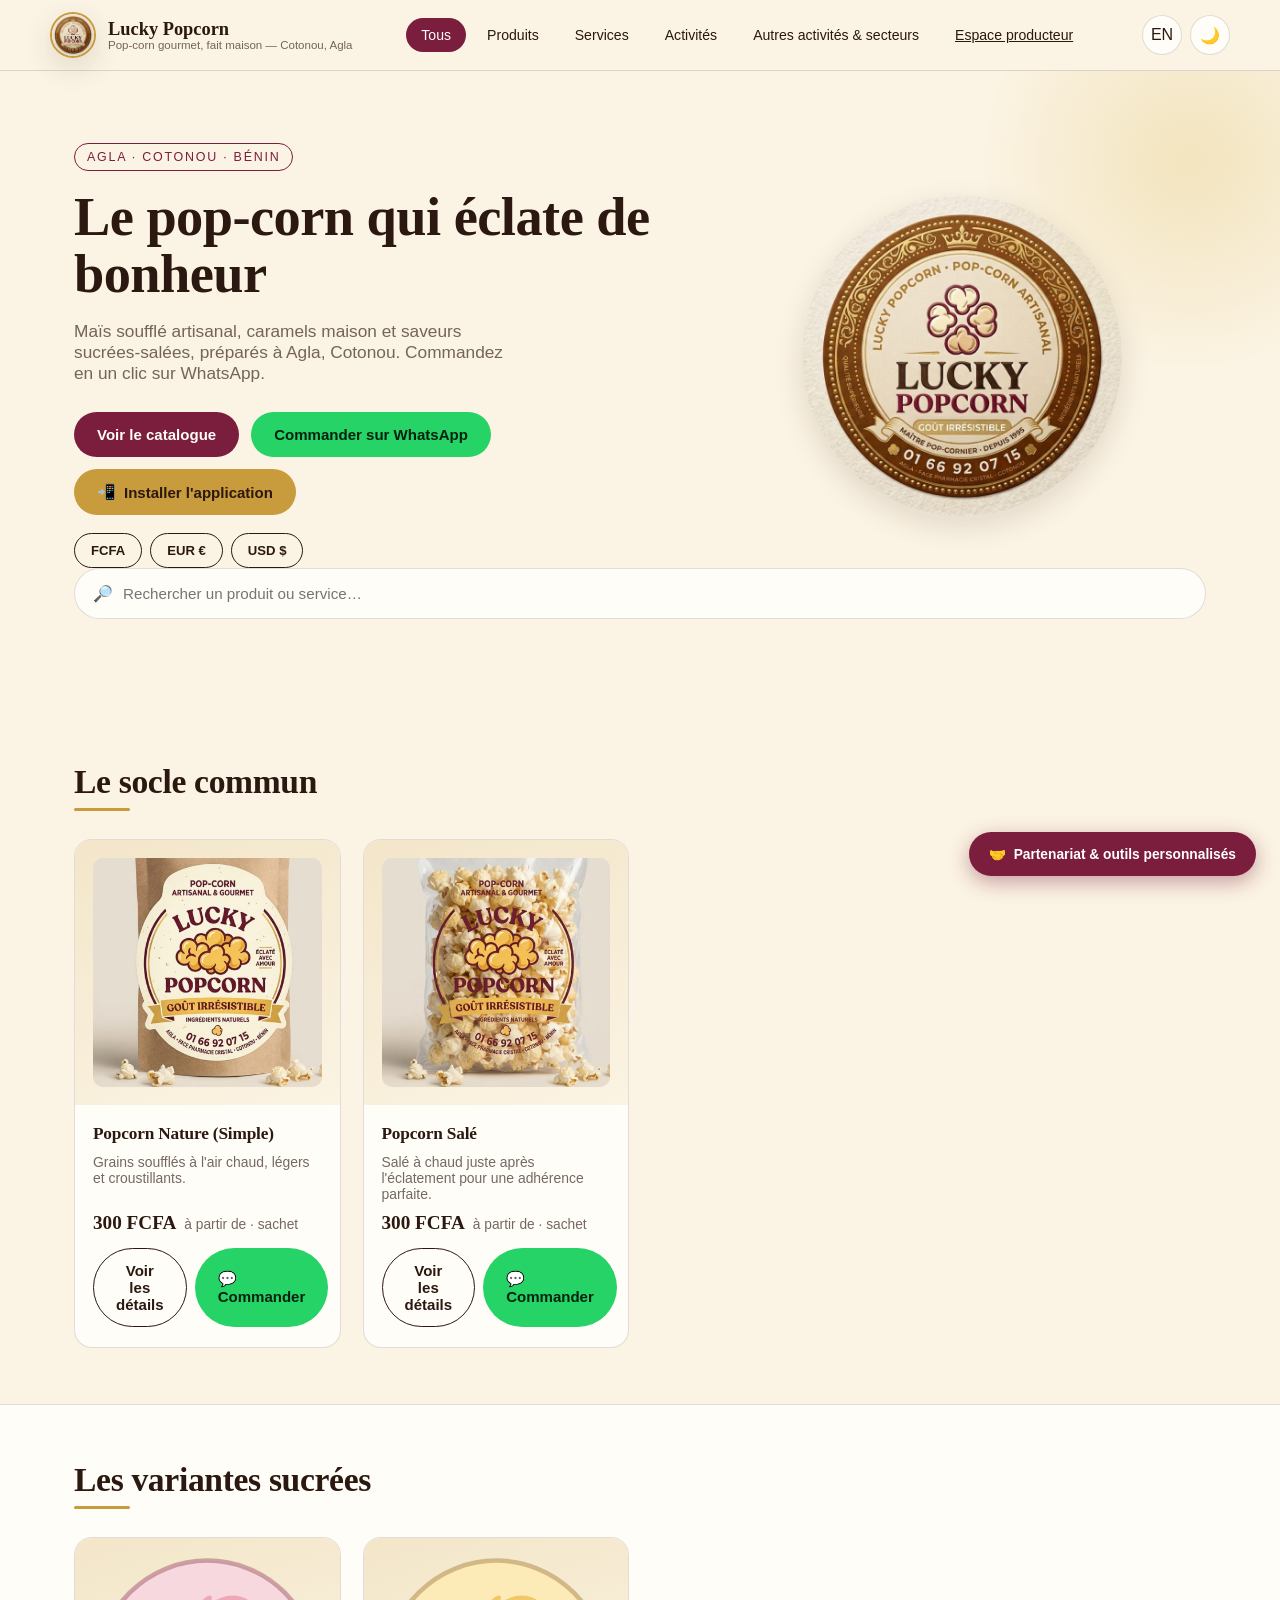
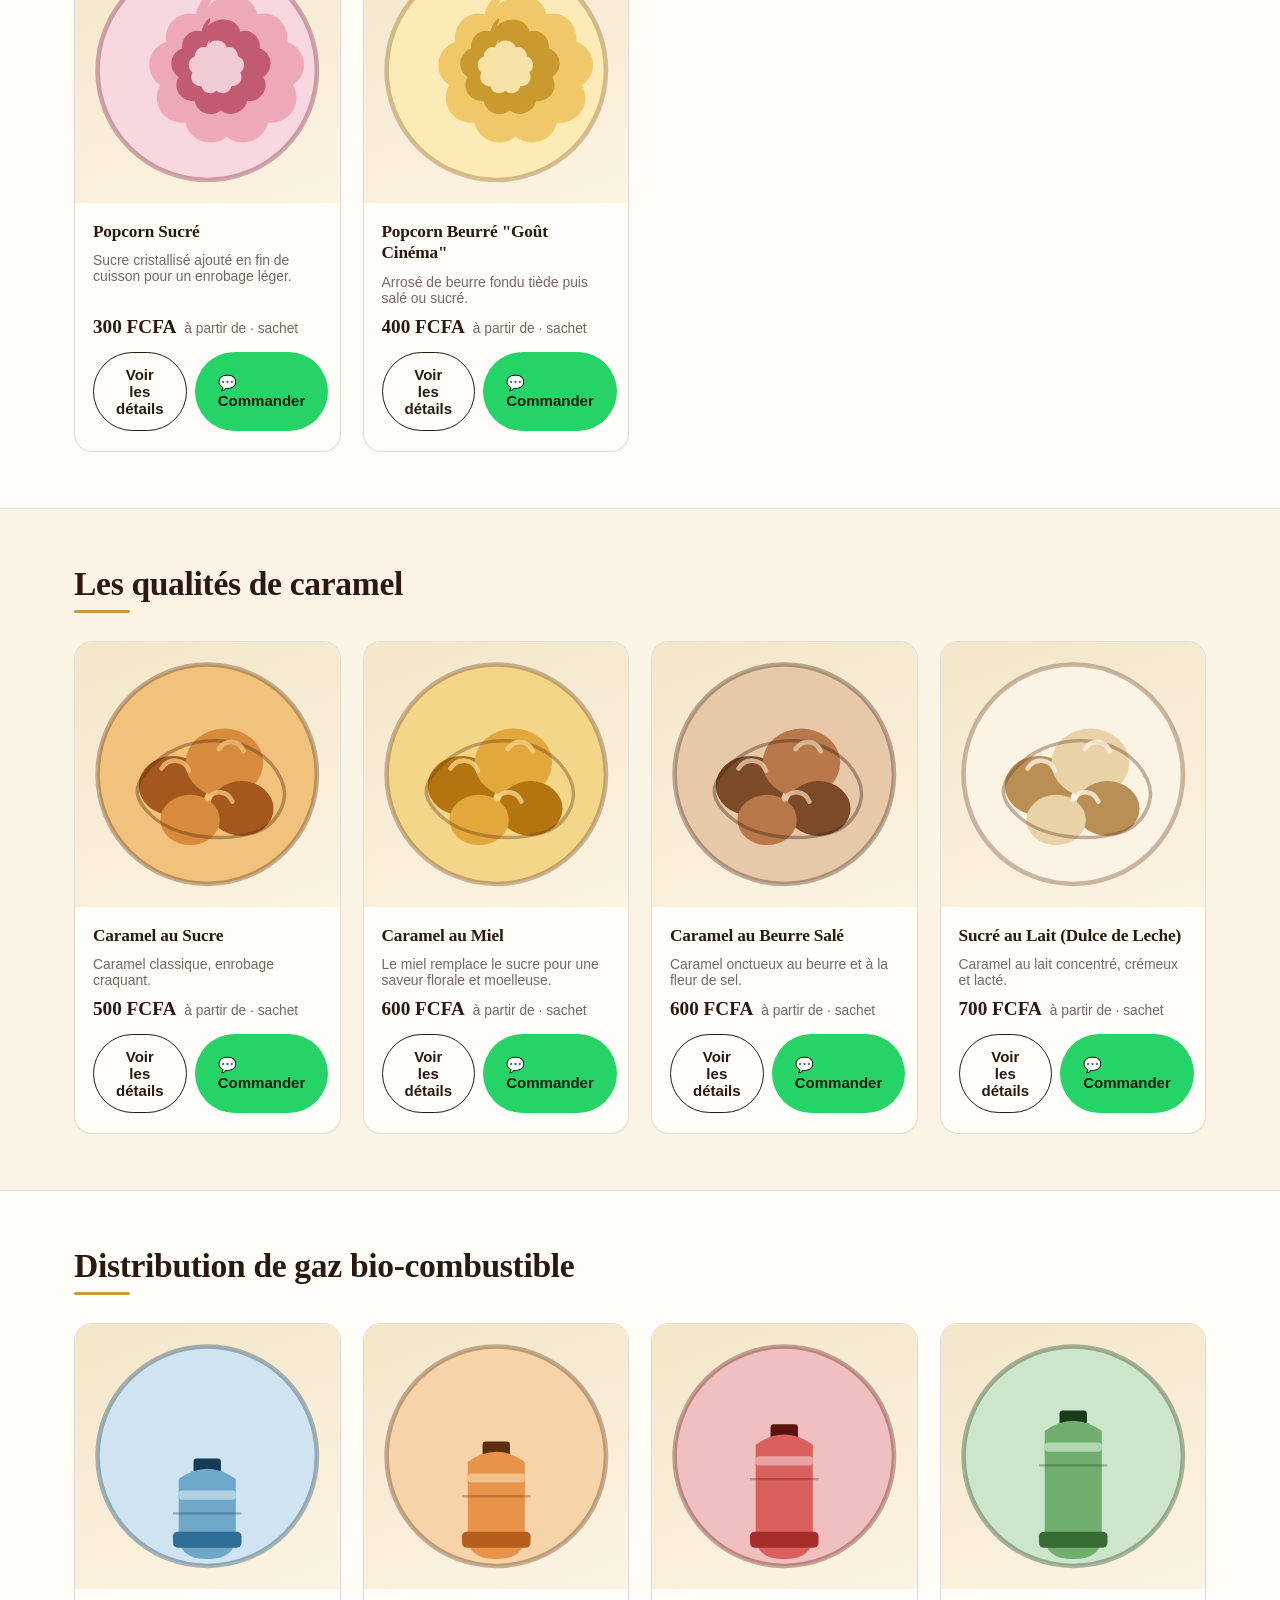
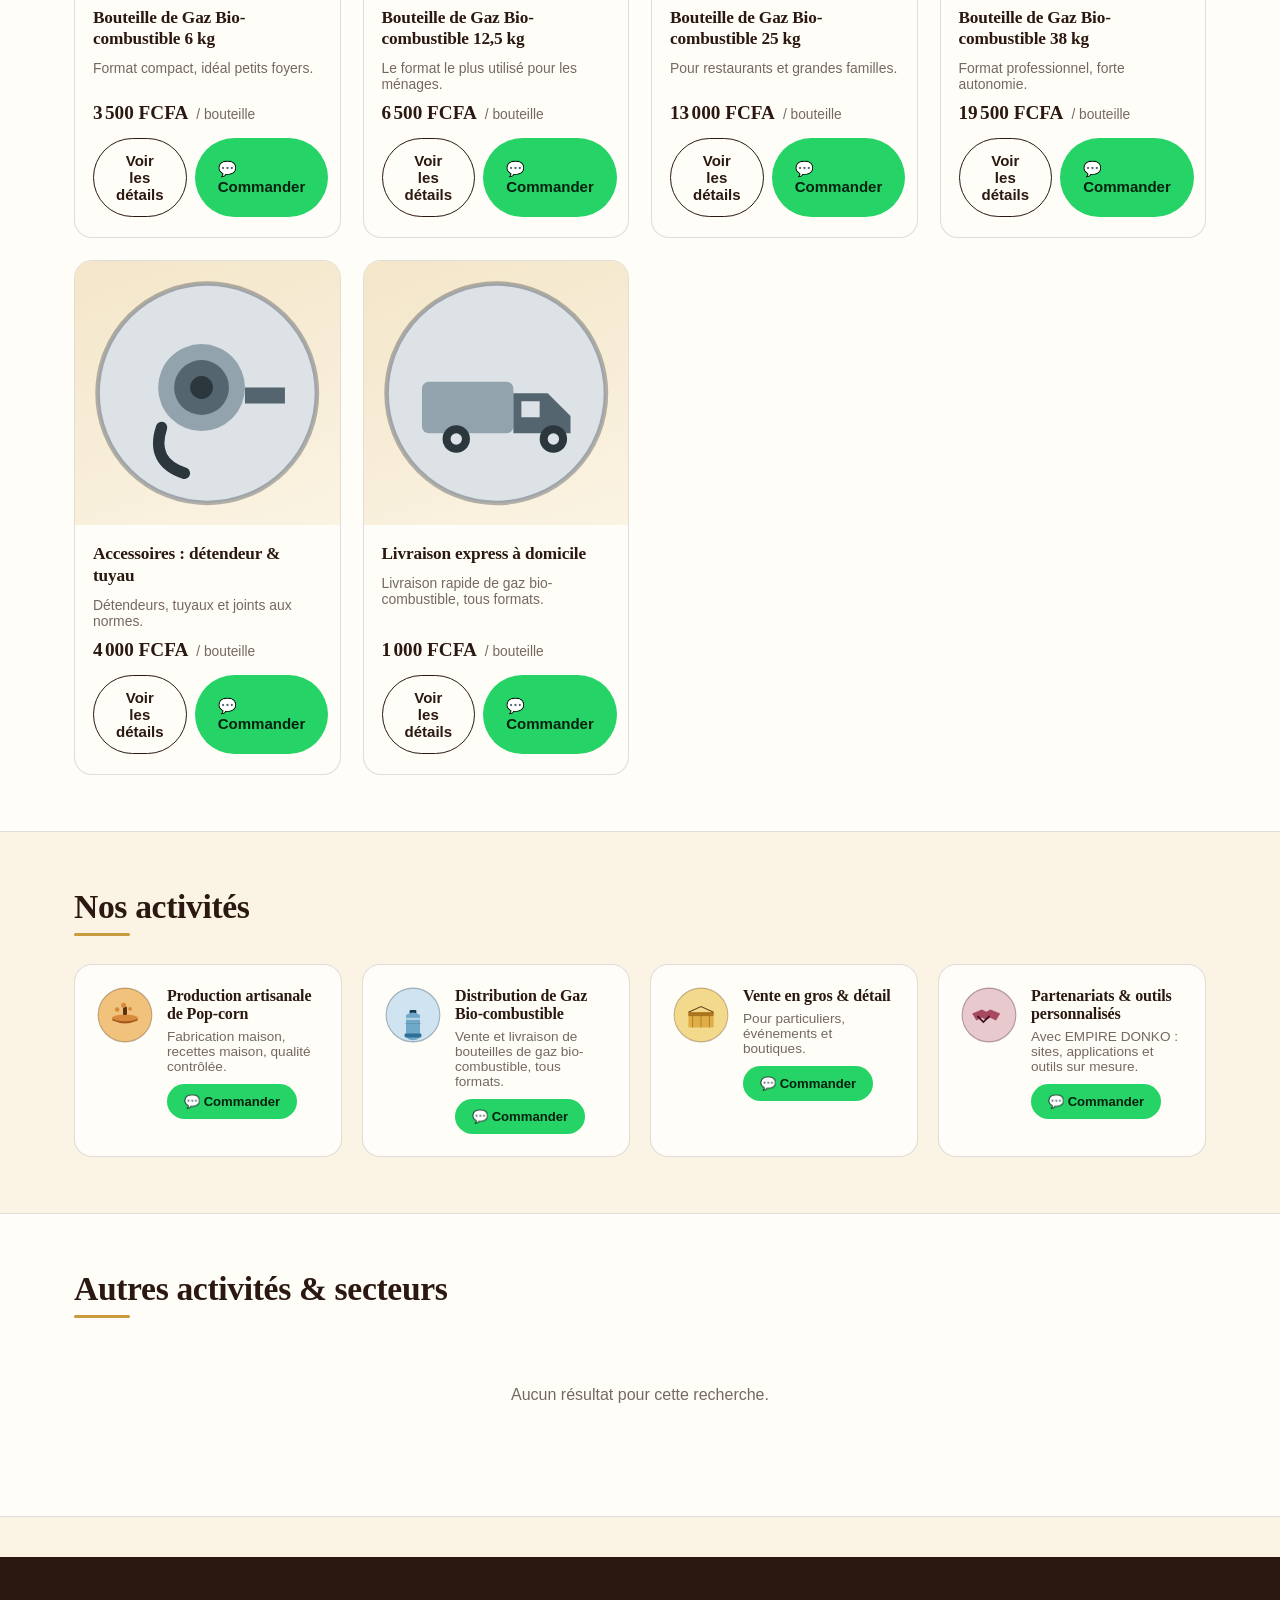
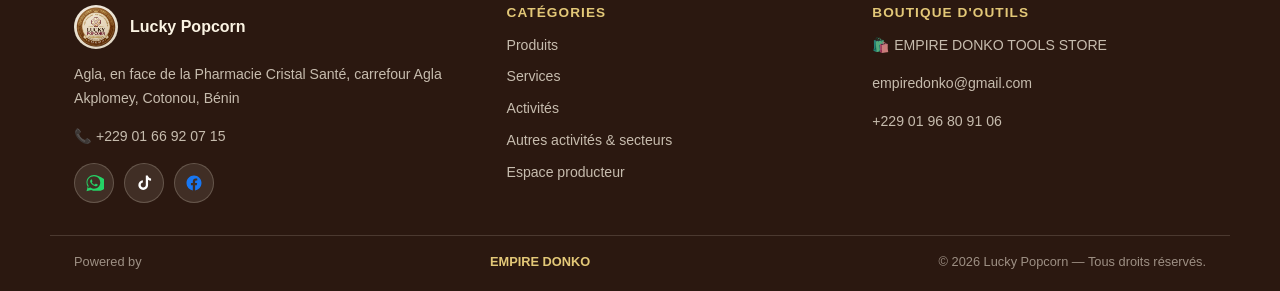
<file: index.html>
<!DOCTYPE html>
<html lang="fr" data-theme="light">
<head>
<meta charset="UTF-8">
<meta name="viewport" content="width=device-width, initial-scale=1.0">
<title>Lucky Popcorn — Pop-corn gourmet, Cotonou</title>
<meta name="description" content="Lucky Popcorn : pop-corn artisanal (nature, salé, sucré, caramels) et distribution de gaz bio-combustible à Cotonou, Agla. Commandez sur WhatsApp.">
<link rel="manifest" href="./manifest.json">
<link rel="icon" href="./icon-32.png">
<link rel="apple-touch-icon" href="./icon-180.png">
<meta name="theme-color" content="#7B1E3D">
<link rel="stylesheet" href="./style.css">
</head>
<body>

<header class="site-header">
  <div class="container header-row">
    <a class="brand" href="#home">
      <img src="./logo-master.png" alt="Lucky Popcorn logo">
      <div class="brand-text">
        <div class="name" data-i18n="brand">Lucky Popcorn</div>
        <div class="tag" data-i18n="tagline">Pop-corn gourmet, fait maison — Cotonou, Agla</div>
      </div>
    </a>

    <nav class="main-nav desktop-nav">
      <button class="nav-btn active" data-filter="all" data-i18n="navAll">Tous</button>
      <button class="nav-btn" data-filter="products" data-i18n="navProducts">Produits</button>
      <button class="nav-btn" data-filter="services" data-i18n="navServices">Services</button>
      <button class="nav-btn" data-filter="activities" data-i18n="navActivities">Activités</button>
      <button class="nav-btn" data-filter="autres" data-i18n="navAutres">Autres activités & secteurs</button>
      <a class="nav-btn" href="./admin.html" data-i18n="adminLink">Espace producteur</a>
    </nav>

    <div class="header-actions">
      <button class="icon-btn" id="langToggle" title="Langue">EN</button>
      <button class="icon-btn" id="themeToggle" title="Thème">🌙</button>
      <button class="icon-btn menu-toggle" id="menuToggle" title="Menu">☰</button>
    </div>
  </div>
</header>

<div class="mobile-drawer" id="mobileDrawer">
  <div class="drawer-panel">
    <button class="icon-btn drawer-close" id="drawerClose">✕</button>
    <button class="nav-btn active" data-filter="all" data-i18n="navAll">Tous</button>
    <button class="nav-btn" data-filter="products" data-i18n="navProducts">Produits</button>
    <button class="nav-btn" data-filter="services" data-i18n="navServices">Services</button>
    <button class="nav-btn" data-filter="activities" data-i18n="navActivities">Activités</button>
    <button class="nav-btn" data-filter="autres" data-i18n="navAutres">Autres activités & secteurs</button>
    <a class="nav-btn" href="./admin.html" data-i18n="adminLink">Espace producteur</a>
  </div>
</div>

<main>
  <section class="hero" id="home">
    <div class="hero-medallion"></div>
    <div class="container hero-grid">
      <div>
        <span class="eyebrow">Agla · Cotonou · Bénin</span>
        <h1 data-i18n="heroTitle">Le pop-corn qui éclate de bonheur</h1>
        <p class="lede" data-i18n="heroSubtitle">Maïs soufflé artisanal, caramels maison et saveurs sucrées-salées, préparés à Agla, Cotonou. Commandez en un clic sur WhatsApp.</p>
        <div class="hero-ctas">
          <a class="btn btn-primary" href="#socle" data-i18n="heroCta">Voir le catalogue</a>
          <a class="btn btn-whatsapp" target="_blank" rel="noopener" href="https://wa.me/2290166920715?text=Bonjour%20Lucky%20Popcorn%20%F0%9F%91%8B%2C%20je%20souhaite%20passer%20une%20commande." data-i18n="heroCta2">💬 Commander sur WhatsApp</a>
          <button class="btn btn-gold js-install-only" id="installBtn">📲 <span data-i18n="installBtn">Installer l'application</span></button>
        </div>
        <div style="margin-top:18px; display:flex; gap:8px;">
          <button class="btn btn-outline btn-sm currency-btn" data-cur="FCFA">FCFA</button>
          <button class="btn btn-outline btn-sm currency-btn" data-cur="EUR">EUR €</button>
          <button class="btn btn-outline btn-sm currency-btn" data-cur="USD">USD $</button>
        </div>
      </div>
      <div class="hero-badge-wrap">
        <img class="hero-badge" src="./logo-master.png" alt="Médaillon Lucky Popcorn">
      </div>
    </div>
    <div class="container">
      <div class="install-banner js-install-only" id="installBanner">
        <span data-i18n="installBtn">Installer l'application</span>
        <button class="btn btn-primary btn-sm" id="installBannerBtn">📲 OK</button>
      </div>
      <div class="search-bar">
        <span>🔎</span>
        <input type="text" id="searchInput" data-i18n-placeholder="searchPlaceholder" placeholder="Rechercher un produit ou service…">
      </div>
    </div>
  </section>

  <section class="section" id="socle">
    <div class="container">
      <div class="section-head"><h2 data-i18n="sectionSocle">Le socle commun</h2></div>
      <div class="grid" id="socleGrid"></div>
    </div>
  </section>

  <section class="section section-alt" id="sucre">
    <div class="container">
      <div class="section-head"><h2 data-i18n="sectionSucre">Les variantes sucrées</h2></div>
      <div class="grid" id="sucreGrid"></div>
    </div>
  </section>

  <section class="section" id="caramel">
    <div class="container">
      <div class="section-head"><h2 data-i18n="sectionCaramel">Les qualités de caramel</h2></div>
      <div class="grid" id="caramelGrid"></div>
    </div>
  </section>

  <section class="section section-alt" id="gaz">
    <div class="container">
      <div class="section-head"><h2 data-i18n="sectionGaz">Distribution de gaz bio-combustible</h2></div>
      <div class="grid" id="gazGrid"></div>
    </div>
  </section>

  <section class="section" id="activites">
    <div class="container">
      <div class="section-head"><h2 data-i18n="sectionActivites">Nos activités</h2></div>
      <div class="activities-grid" id="activitiesGrid"></div>
    </div>
  </section>

  <section class="section section-alt" id="autres">
    <div class="container">
      <div class="section-head"><h2 data-i18n="sectionAutres">Autres activités & secteurs</h2></div>
      <div id="autresGrid"></div>
    </div>
  </section>
</main>

<footer class="site-footer" id="contact">
  <div class="container footer-grid">
    <div>
      <div class="footer-brand">
        <img src="./logo-master.png" alt="Lucky Popcorn">
        <strong data-i18n="brand">Lucky Popcorn</strong>
      </div>
      <p data-i18n="footerAddress">Agla, en face de la Pharmacie Cristal Santé, carrefour Agla Akplomey, Cotonou, Bénin</p>
      <p>📞 +229 01 66 92 07 15</p>
      <div class="footer-socials">
        <a class="pulse" href="https://wa.me/2290166920715" target="_blank" rel="noopener" title="WhatsApp">
          <svg viewBox="0 0 32 32" width="20" height="20" fill="#25D366"><path d="M16 3C9.4 3 4 8.4 4 15c0 2.4.7 4.7 2 6.6L4 29l7.6-2c1.8 1 3.9 1.5 6.1 1.5 1 0 6.6-.1 6.6-.1 6.6 0 12-5.4 12-12S22.6 3 16 3zm0 2c5.5 0 10 4.5 10 10s-4.5 10-10 10c-1.9 0-3.7-.5-5.2-1.5l-.5-.3-3.9 1 1-3.8-.3-.5C6 18 5.5 16.5 5.5 15 5.5 9.5 10 5 16 5zm-4.3 5.3c-.2 0-.5 0-.8.4-.3.3-1 1-1 2.4s1 2.8 1.2 3c.1.2 2 3.2 5 4.4 2.5 1 3 .8 3.5.8.6 0 1.8-.7 2-1.4.3-.7.3-1.3.2-1.4-.1-.2-.3-.3-.6-.4-.3-.2-1.8-.9-2-1-.3-.1-.5-.2-.7.2-.2.3-.8 1-1 1.2-.2.2-.4.2-.7.1-.3-.2-1.3-.5-2.5-1.5-.9-.8-1.5-1.8-1.7-2.1-.2-.3 0-.5.1-.6l.4-.5c.1-.2.2-.3.3-.5.1-.2 0-.4 0-.5 0-.2-.6-1.7-.9-2.3-.2-.6-.5-.5-.7-.5z"/></svg>
        </a>
        <a class="pulse" href="https://www.tiktok.com/@luckmandjaboutou" target="_blank" rel="noopener" title="TikTok">
          <svg viewBox="0 0 32 32" width="20" height="20"><path fill="#fff" d="M22 4c.7 2.6 2.6 4.4 5.3 4.7v3.6c-1.8 0-3.4-.6-4.8-1.6v8.6c0 4.3-3.5 7.7-7.7 7.7S7 23.6 7 19.3c0-4.1 3.2-7.4 7.2-7.7v3.7c-1.9.3-3.4 1.9-3.4 4 0 2.2 1.8 4 4 4s4.1-1.7 4.1-4V4h3z"/></svg>
        </a>
        <a class="pulse" href="https://www.facebook.com/share/19KLBMpp7P/" target="_blank" rel="noopener" title="Facebook">
          <svg viewBox="0 0 32 32" width="20" height="20" fill="#1877F2"><path d="M28 16c0-6.6-5.4-12-12-12S4 9.4 4 16c0 6 4.4 10.9 10.1 11.9v-8.4h-3v-3.5h3v-2.6c0-3 1.8-4.6 4.5-4.6 1.3 0 2.6.2 2.6.2v2.9h-1.5c-1.4 0-1.9.9-1.9 1.8v2.3h3.2l-.5 3.5h-2.7v8.4C23.6 26.9 28 22 28 16z"/></svg>
        </a>
      </div>
    </div>
    <div>
      <h4 data-i18n="menuLabel">Catégories</h4>
      <div class="footer-links">
        <a href="#socle" data-i18n="navProducts">Produits</a>
        <a href="#gaz" data-i18n="navServices">Services</a>
        <a href="#activites" data-i18n="navActivities">Activités</a>
        <a href="#autres" data-i18n="navAutres">Autres activités & secteurs</a>
        <a href="./admin.html" data-i18n="adminLink">Espace producteur</a>
      </div>
    </div>
    <div>
      <h4 data-i18n="footerStore">Boutique d'outils</h4>
      <p><a href="https://majesticfordonko.mychariow.shop" target="_blank" rel="noopener">🛍️ EMPIRE DONKO TOOLS STORE</a></p>
      <p><a href="mailto:empiredonko@gmail.com">empiredonko@gmail.com</a></p>
      <p><a href="https://wa.me/2290196809106" target="_blank" rel="noopener">+229 01 96 80 91 06</a></p>
    </div>
  </div>
  <div class="container footer-bottom">
    <span data-i18n="footerPowered">Powered by</span> <strong>EMPIRE DONKO</strong>
    <span>© 2026 Lucky Popcorn — <span data-i18n="footerRights">Tous droits réservés.</span></span>
  </div>
</footer>

<!-- Partner floating bubble -->
<div class="partner-fab">
  <div class="partner-panel" id="partnerPanel">
    <h4 data-i18n="partnerBubbleTitle">Partenariat & outils personnalisés</h4>
    <p data-i18n="partnerBubbleText">Une idée d'outil sur mesure pour votre activité ? Écrivez-nous.</p>
    <a class="btn btn-whatsapp" target="_blank" rel="noopener" href="https://wa.me/2290196809106?text=Bonjour%20EMPIRE%20DONKO%20%F0%9F%91%8B%2C%20je%20souhaite%20discuter%20d%27un%20partenariat%20ou%20d%27un%20outil%20personnalis%C3%A9%20pour%20mon%20activit%C3%A9.">💬 <span data-i18n="partnerWhatsapp">WhatsApp</span></a>
    <a class="btn btn-outline" href="mailto:empiredonko@gmail.com?subject=Partenariat%20%26%20outil%20personnalis%C3%A9">✉️ <span data-i18n="partnerEmail">Email</span></a>
  </div>
  <button class="partner-fab-btn" id="partnerFabBtn">🤝 <span data-i18n="partnerBubbleTitle">Partenariat & outils personnalisés</span></button>
</div>

<!-- Details modal -->
<div class="modal-overlay" id="modalOverlay">
  <div class="modal">
    <button class="modal-close" id="modalCloseBtn">✕</button>
    <div class="modal-media" id="modalMedia"></div>
    <div class="modal-body">
      <span class="quality-tag" id="modalQuality">Qualité premium</span>
      <h3 id="modalTitle"></h3>
      <p id="modalDetails"></p>
      <div class="modal-prices" id="modalPrices"></div>
      <div class="modal-actions" id="modalExtraLinks" style="margin-bottom:10px;"></div>
      <div class="modal-actions">
        <a class="btn btn-whatsapp" id="modalOrderLink" target="_blank" rel="noopener">💬 <span data-i18n="orderWhatsapp">Commander sur WhatsApp</span></a>
      </div>
    </div>
  </div>
</div>

<script src="./data.js"></script>
<script src="./icons.js"></script>
<script src="./app.js"></script>
</body>
</html>
</file>
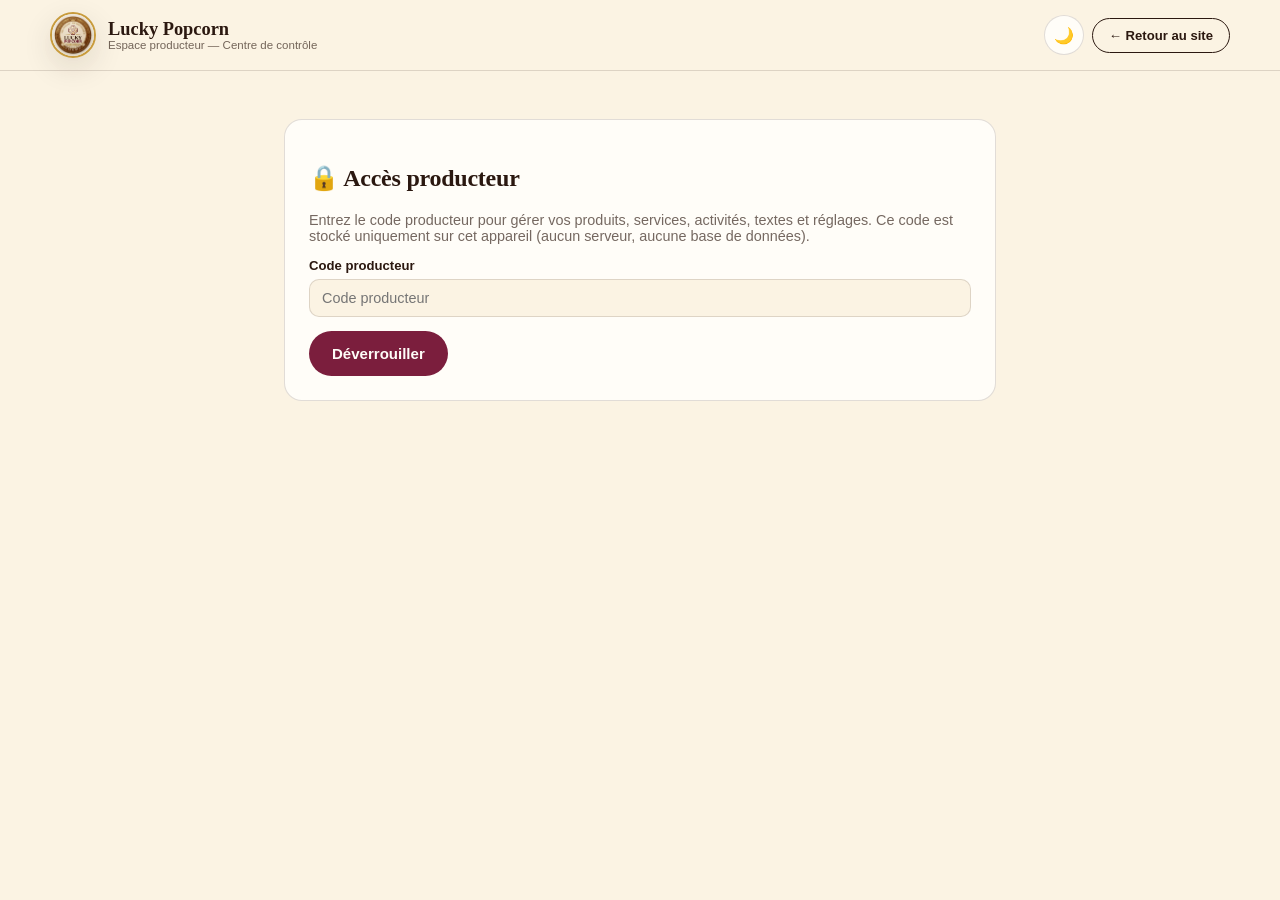
<file: admin.html>
<!DOCTYPE html>
<html lang="fr" data-theme="light">
<head>
<meta charset="UTF-8">
<meta name="viewport" content="width=device-width, initial-scale=1.0">
<title>Espace producteur — Lucky Popcorn</title>
<link rel="icon" href="./icon-32.png">
<link rel="stylesheet" href="./style.css">
</head>
<body>

<header class="site-header">
  <div class="container header-row">
    <a class="brand" href="./index.html">
      <img src="./logo-master.png" alt="Lucky Popcorn logo">
      <div class="brand-text">
        <div class="name">Lucky Popcorn</div>
        <div class="tag">Espace producteur — Centre de contrôle</div>
      </div>
    </a>
    <div class="header-actions">
      <button class="icon-btn" id="themeToggle" title="Thème">🌙</button>
      <a class="btn btn-outline btn-sm" href="./index.html">← Retour au site</a>
    </div>
  </div>
</header>

<div class="admin-wrap">

  <div class="admin-card" id="lockCard">
    <h2>🔒 Accès producteur</h2>
    <p style="color:var(--text-soft); font-size:0.9rem;">Entrez le code producteur pour gérer vos produits, services, activités, textes et réglages. Ce code est stocké uniquement sur cet appareil (aucun serveur, aucune base de données).</p>
    <div class="field">
      <label>Code producteur</label>
      <input type="password" id="pinInput" placeholder="Code producteur">
    </div>
    <button class="btn btn-primary" id="unlockBtn">Déverrouiller</button>
  </div>

  <div id="adminContent" style="display:none;">

    <!-- ================= PUBLICATION ================= -->
    <div class="admin-card" style="border: 2px solid var(--gold);">
      <h2>🚀 Publier vos changements pour TOUS vos clients</h2>
      <p style="color:var(--text-soft); font-size:0.9rem;">
        Ce que vous modifiez ici n'est visible que sur <b>cet appareil</b>, tant que vous ne l'avez pas publié.
        Pour que vos clients voient automatiquement vos changements sur leur téléphone :
      </p>
      <ol style="color:var(--text-soft); font-size:0.9rem; padding-left:20px;">
        <li>Faites vos modifications ci-dessous (produits, prix, textes...).</li>
        <li>Cliquez sur <b>"⬇️ Télécharger catalog-data.json"</b> et/ou <b>"⬇️ Télécharger site-settings.json"</b>.</li>
        <li>Allez sur votre dépôt GitHub → glissez ce(s) fichier(s) à la racine (même nom, ça remplace l'ancien) → Commit changes.</li>
        <li>C'est tout : tous vos clients verront la mise à jour dès leur prochaine ouverture de l'app.</li>
      </ol>
      <div style="display:flex; gap:10px; flex-wrap:wrap;">
        <button class="btn btn-primary btn-sm" id="exportBtn">⬇️ Télécharger catalog-data.json</button>
        <button class="btn btn-primary btn-sm" id="exportSettingsBtn">⬇️ Télécharger site-settings.json</button>
        <button class="btn btn-outline btn-sm" id="loadPublishedBtn">🔄 Charger la version déjà publiée</button>
      </div>
    </div>

    <!-- ================= AJOUT / MODIFICATION ================= -->
    <div class="admin-card">
      <h2>➕ Ajouter / modifier un produit, service ou activité</h2>
      <p style="color:var(--text-soft); font-size:0.85rem; margin-top:-8px;">Choisissez "Autre activité / secteur" pour ajouter n'importe quoi qui ne rentre pas dans popcorn ou gaz bio-combustible (avec son propre secteur libre).</p>
      <form id="itemForm">
        <div class="two-col">
          <div class="field">
            <label>Type</label>
            <select id="f_kind">
              <option value="product">Produit (popcorn)</option>
              <option value="service">Service (gaz bio-combustible)</option>
              <option value="activity">Activité</option>
              <option value="custom">Autre activité / secteur</option>
            </select>
          </div>
          <div class="field" id="groupFieldWrap">
            <label>Groupe / catégorie</label>
            <select id="f_group">
              <option value="socle">Socle commun (nature/salé)</option>
              <option value="sucre">Variantes sucrées</option>
              <option value="caramel">Qualités de caramel</option>
              <option value="gaz">Distribution de gaz bio-combustible</option>
              <option value="activite">Activité</option>
            </select>
          </div>
          <div class="field" id="sectorFieldWrap" style="display:none;">
            <label>Nom du secteur / de l'activité (libre)</label>
            <input type="text" id="f_sector" placeholder="Ex : Vente de charbon, Location de matériel...">
          </div>
        </div>

        <div class="field" id="placementFieldWrap">
          <label>Où ce produit doit-il apparaître ?</label>
          <select id="f_placement">
            <option value="catalogue">Catalogue principal (section normale)</option>
            <option value="autres">Autres activités & secteurs</option>
          </select>
        </div>

        <div class="two-col">
          <div class="field">
            <label>Nom (Français)</label>
            <input type="text" id="f_name_fr" placeholder="Ex : Popcorn Caramel Passion">
          </div>
          <div class="field">
            <label>Nom (English)</label>
            <input type="text" id="f_name_en" placeholder="Ex : Passion Caramel Popcorn">
          </div>
        </div>
        <div class="two-col">
          <div class="field">
            <label>Description courte (FR)</label>
            <textarea id="f_short_fr" placeholder="Une phrase accrocheuse"></textarea>
          </div>
          <div class="field">
            <label>Description courte (EN)</label>
            <textarea id="f_short_en"></textarea>
          </div>
        </div>
        <div class="two-col">
          <div class="field">
            <label>Détails / recette (FR)</label>
            <textarea id="f_details_fr" placeholder="Ingrédients, procédé de fabrication..."></textarea>
          </div>
          <div class="field">
            <label>Détails / recette (EN)</label>
            <textarea id="f_details_en"></textarea>
          </div>
        </div>

        <div class="field">
          <label>📷 Photos du produit (maximum 4 — remplace l'illustration si ajoutées)</label>
          <input type="file" id="f_images" accept="image/*" multiple>
          <div id="imagePreviews" style="display:flex; gap:10px; flex-wrap:wrap; margin-top:10px;"></div>
          <div id="imageCountLabel" style="font-size:0.78rem; color:var(--text-soft); margin-top:6px;">0/4 image(s)</div>
        </div>

        <div class="field">
          <label>Illustration par défaut (forme + couleur — utilisée si aucune photo n'est ajoutée)</label>
          <div class="two-col">
            <select id="f_icon_shape">
              <option value="kernel">Grain de maïs</option>
              <option value="cluster">Amas caramélisé</option>
              <option value="bottle">Bouteille de gaz bio-combustible</option>
              <option value="regulator">Détendeur</option>
              <option value="truck">Camion de livraison</option>
              <option value="kettle">Marmite</option>
              <option value="crate">Caisse (gros)</option>
              <option value="handshake">Partenariat</option>
            </select>
            <select id="f_icon_palette">
              <option value="cream">Crème</option>
              <option value="gold">Or</option>
              <option value="pink">Rose</option>
              <option value="butter">Beurre</option>
              <option value="amber">Ambre</option>
              <option value="honey">Miel</option>
              <option value="cocoa">Cacao</option>
              <option value="milk">Lait</option>
              <option value="blue">Bleu</option>
              <option value="orange">Orange</option>
              <option value="red">Rouge</option>
              <option value="green">Vert</option>
              <option value="steel">Acier</option>
              <option value="burgundy">Bordeaux</option>
            </select>
          </div>
        </div>

        <div class="two-col">
          <div class="field">
            <label>🔗 Lien externe (optionnel)</label>
            <input type="url" id="f_link" placeholder="https://...">
          </div>
          <div class="field">
            <label>🎬 Lien vidéo (optionnel)</label>
            <input type="url" id="f_video" placeholder="https://... (YouTube, TikTok, etc.)">
          </div>
        </div>

        <div id="priceFieldsProduct">
          <p style="font-size:0.8rem; color:var(--text-soft); margin:0 0 6px;">Prix normal, puis prix promo optionnel (laisser vide si pas de promotion — le prix normal sera alors affiché barré si une promo existe).</p>
          <div class="two-col">
            <div class="field"><label>Prix petit (FCFA)</label><input type="number" id="f_price_small" value="500"></div>
            <div class="field"><label>Promo petit (FCFA, optionnel)</label><input type="number" id="f_promo_small" placeholder="ex: 400"></div>
          </div>
          <div class="two-col">
            <div class="field"><label>Prix moyen (FCFA)</label><input type="number" id="f_price_medium" value="900"></div>
            <div class="field"><label>Promo moyen (FCFA, optionnel)</label><input type="number" id="f_promo_medium" placeholder="ex: 700"></div>
          </div>
          <div class="two-col">
            <div class="field"><label>Prix grand (FCFA)</label><input type="number" id="f_price_large" value="1500"></div>
            <div class="field"><label>Promo grand (FCFA, optionnel)</label><input type="number" id="f_promo_large" placeholder="ex: 1200"></div>
          </div>
        </div>
        <div id="priceFieldService" class="two-col" style="display:none;">
          <div class="field"><label>Prix unitaire (FCFA)</label><input type="number" id="f_price_unit" value="5000"></div>
          <div class="field"><label>Promo unitaire (FCFA, optionnel)</label><input type="number" id="f_promo_unit" placeholder="ex: 4000"></div>
        </div>

        <div style="display:flex; gap:10px; margin-top:10px;">
          <button type="submit" class="btn btn-primary btn-block" id="formSubmitBtn">✅ Ajouter au catalogue</button>
          <button type="button" class="btn btn-outline" id="cancelEditBtn" style="display:none;">✕ Annuler</button>
        </div>
      </form>
    </div>

    <!-- ================= CATALOGUE ACTUEL ================= -->
    <div class="admin-card">
      <h2>📋 Catalogue actuel</h2>
      <div id="itemsList"></div>
      <div style="display:flex; gap:10px; margin-top:16px; flex-wrap:wrap;">
        <button class="btn btn-outline btn-sm" id="importBtn">⬆️ Importer (JSON)</button>
        <input type="file" id="importFile" accept="application/json" style="display:none;">
        <button class="btn btn-outline btn-sm danger" id="resetBtn">♻️ Réinitialiser au catalogue par défaut</button>
      </div>
    </div>

    <!-- ================= TEXTES DU SITE ================= -->
    <div class="admin-card">
      <h2>✏️ Textes du site (titres, sous-titres, mise en forme)</h2>
      <p style="color:var(--text-soft); font-size:0.85rem;">Modifiez le contenu, mettez en <b>gras</b>, <i>italique</i>, <u>souligné</u>, changez la couleur ou la taille de chaque texte affiché sur le site, sans toucher au code.</p>
      <div id="siteTextEditor"></div>
      <button class="btn btn-outline btn-sm danger" id="resetTextsBtn">♻️ Réinitialiser tous les textes</button>
    </div>

    <!-- ================= SÉCURITÉ ================= -->
    <div class="admin-card">
      <h2>🛡️ Sécurité</h2>
      <p style="color:var(--text-soft); font-size:0.85rem;">
        Active un blocage du clic-droit, de la sélection et du copier-coller du texte sur le site, pour décourager la copie rapide de votre contenu.
        <br><b>Important à savoir :</b> comme ce site est 100% autonome (sans serveur), aucune protection ne peut être totalement infranchissable — un visiteur technique averti pourra toujours contourner ce blocage via les outils du navigateur. C'est un frein, pas un coffre-fort.
      </p>
      <label style="display:flex; align-items:center; gap:10px; font-size:0.9rem;">
        <input type="checkbox" id="copyProtectionToggle" style="width:20px; height:20px;">
        Bloquer la copie de texte sur le site
      </label>
    </div>

    <!-- ================= MOT DE PASSE ================= -->
    <div class="admin-card">
      <h2>🔑 Modifier le code producteur</h2>
      <form id="pinChangeForm">
        <div class="field"><label>Code actuel</label><input type="password" id="pin_current" required></div>
        <div class="field"><label>Nouveau code</label><input type="password" id="pin_new" required></div>
        <div class="field"><label>Confirmer le nouveau code</label><input type="password" id="pin_confirm" required></div>
        <button type="submit" class="btn btn-primary btn-block">Mettre à jour le code</button>
      </form>
    </div>

  </div>
</div>

<script src="./data.js"></script>
<script src="./icons.js"></script>
<script src="./admin.js"></script>
</body>
</html>
</file>
<file: style.css>
/* =========================================================================
   LUCKY POPCORN — Design system
   Palette inspirée du médaillon du logo : caramel, or, crème, bordeaux.
   ========================================================================= */

:root {
  --cream:      #FBF3E3;
  --cream-2:    #F3E6C9;
  --caramel:    #6B3F1D;
  --caramel-2:  #8A5A2E;
  --gold:       #C89B3C;
  --gold-2:     #E3C878;
  --burgundy:   #7B1E3D;
  --burgundy-2: #A84A5F;
  --ink:        #2B1810;
  --paper:      #FFFDF8;
  --line:       rgba(43, 24, 16, 0.14);
  --shadow:     0 10px 30px rgba(43, 24, 16, 0.12);

  --bg:        var(--cream);
  --bg-panel:  var(--paper);
  --text:      var(--ink);
  --text-soft: rgba(43, 24, 16, 0.65);
  --accent:    var(--burgundy);
  --accent-2:  var(--gold);
  --border:    var(--line);

  --font-display: "Fraunces", "Playfair Display", Georgia, serif;
  --font-body: "Work Sans", "Segoe UI", sans-serif;
  --radius: 18px;
}

[data-theme="dark"] {
  --bg:        #201209;
  --bg-panel:  #2B1A0F;
  --text:      #F3E6C9;
  --text-soft: rgba(243, 230, 201, 0.68);
  --accent:    #E3A0B0;
  --accent-2:  #E3C878;
  --border:    rgba(243, 230, 201, 0.14);
  --shadow:    0 10px 30px rgba(0,0,0,0.45);
}

* { box-sizing: border-box; }
html { scroll-behavior: smooth; }

body {
  margin: 0;
  background: var(--bg);
  color: var(--text);
  font-family: var(--font-body);
  transition: background .3s ease, color .3s ease;
  -webkit-font-smoothing: antialiased;
}

h1, h2, h3, .display {
  font-family: var(--font-display);
  color: var(--text);
  letter-spacing: -0.01em;
}

a { color: inherit; }
img, svg { display: block; max-width: 100%; }

.container {
  max-width: 1180px;
  margin: 0 auto;
  padding: 0 24px;
}

/* ---------- Header ---------- */
.site-header {
  position: sticky;
  top: 0;
  z-index: 40;
  background: color-mix(in srgb, var(--bg) 88%, transparent);
  backdrop-filter: blur(10px);
  border-bottom: 1px solid var(--border);
}
.header-row {
  display: flex;
  align-items: center;
  justify-content: space-between;
  padding: 12px 0;
  gap: 16px;
}
.brand {
  display: flex;
  align-items: center;
  gap: 12px;
  text-decoration: none;
}
.brand img {
  width: 46px; height: 46px; border-radius: 50%;
  border: 2px solid var(--gold);
  box-shadow: var(--shadow);
}
.brand-text .name {
  font-family: var(--font-display);
  font-weight: 600;
  font-size: 1.15rem;
  line-height: 1.1;
}
.brand-text .tag {
  font-size: 0.72rem;
  color: var(--text-soft);
}

.main-nav {
  display: flex;
  align-items: center;
  gap: 6px;
}
.nav-btn {
  background: none;
  border: 1px solid transparent;
  color: var(--text);
  font-family: var(--font-body);
  font-size: 0.88rem;
  padding: 8px 14px;
  border-radius: 999px;
  cursor: pointer;
  transition: all .2s ease;
}
.nav-btn:hover, .nav-btn.active {
  background: var(--accent);
  color: var(--paper);
}
.icon-btn {
  width: 40px; height: 40px;
  border-radius: 50%;
  border: 1px solid var(--border);
  background: var(--bg-panel);
  color: var(--text);
  cursor: pointer;
  display: flex; align-items: center; justify-content: center;
  font-size: 1rem;
  transition: transform .2s ease;
}
.icon-btn:hover { transform: translateY(-2px); }

.header-actions { display: flex; align-items: center; gap: 8px; }

.menu-toggle { display: none; }

@media (max-width: 860px) {
  .main-nav.desktop-nav { display: none; }
  .menu-toggle { display: flex; }
}

/* Mobile drawer */
.mobile-drawer {
  position: fixed; inset: 0; z-index: 60;
  background: rgba(0,0,0,0.45);
  display: none;
}
.mobile-drawer.open { display: block; }
.drawer-panel {
  position: absolute; top: 0; right: 0; height: 100%;
  width: min(320px, 86vw);
  background: var(--bg-panel);
  padding: 24px;
  box-shadow: var(--shadow);
  display: flex; flex-direction: column; gap: 10px;
}
.drawer-panel .nav-btn { text-align: left; width: 100%; }
.drawer-close { align-self: flex-end; }

/* ---------- Hero ---------- */
.hero {
  position: relative;
  padding: 72px 0 56px;
  overflow: hidden;
}
.hero-medallion {
  position: absolute;
  top: -120px; right: -120px;
  width: 420px; height: 420px;
  border-radius: 50%;
  background: radial-gradient(circle, var(--gold-2) 0%, transparent 70%);
  opacity: 0.35;
  pointer-events: none;
}
.hero-grid {
  display: grid;
  grid-template-columns: 1.1fr 0.9fr;
  gap: 48px;
  align-items: center;
}
@media (max-width: 860px) {
  .hero-grid { grid-template-columns: 1fr; }
}
.eyebrow {
  display: inline-flex;
  align-items: center;
  gap: 8px;
  font-size: 0.78rem;
  letter-spacing: 0.14em;
  text-transform: uppercase;
  color: var(--accent);
  border: 1px solid var(--accent);
  padding: 6px 12px;
  border-radius: 999px;
  margin-bottom: 18px;
}
.hero h1 {
  font-size: clamp(2.2rem, 5vw, 3.4rem);
  line-height: 1.05;
  margin: 0 0 18px;
}
.hero p.lede {
  font-size: 1.08rem;
  color: var(--text-soft);
  max-width: 46ch;
  margin-bottom: 28px;
}
.hero-ctas { display: flex; flex-wrap: wrap; gap: 12px; }

.btn {
  display: inline-flex; align-items: center; gap: 8px;
  padding: 13px 22px;
  border-radius: 999px;
  border: 1px solid transparent;
  font-family: var(--font-body);
  font-weight: 600;
  font-size: 0.94rem;
  cursor: pointer;
  text-decoration: none;
  transition: transform .2s ease, box-shadow .2s ease;
}
.btn:hover { transform: translateY(-2px); box-shadow: var(--shadow); }
.btn-primary { background: var(--accent); color: var(--paper); }
.btn-outline { background: transparent; border-color: var(--text); color: var(--text); }
.btn-whatsapp { background: #25D366; color: #06210F; }
.btn-gold { background: var(--gold); color: var(--ink); }
.btn-block { width: 100%; justify-content: center; }
.btn-sm { padding: 9px 16px; font-size: 0.82rem; }

.hero-badge-wrap {
  display: flex; justify-content: center;
}
.hero-badge {
  width: min(320px, 80%);
  border-radius: 50%;
  box-shadow: var(--shadow);
  animation: float 6s ease-in-out infinite;
}
@keyframes float {
  0%, 100% { transform: translateY(0) rotate(-1deg); }
  50% { transform: translateY(-14px) rotate(1deg); }
}

/* ---------- Sections ---------- */
.section { padding: 56px 0; }
.section-head {
  display: flex; align-items: flex-end; justify-content: space-between;
  gap: 16px; margin-bottom: 28px; flex-wrap: wrap;
}
.section-head h2 {
  font-size: clamp(1.5rem, 3vw, 2.1rem);
  margin: 0;
  position: relative;
  padding-bottom: 10px;
}
.section-head h2::after {
  content: "";
  position: absolute; left: 0; bottom: 0;
  width: 56px; height: 3px;
  background: var(--accent-2);
  border-radius: 3px;
}
.section-alt { background: var(--bg-panel); border-top: 1px solid var(--border); border-bottom: 1px solid var(--border); }

.search-bar {
  display: flex; align-items: center; gap: 10px;
  margin-bottom: 32px;
  background: var(--bg-panel);
  border: 1px solid var(--border);
  border-radius: 999px;
  padding: 6px 6px 6px 18px;
}
.search-bar input {
  flex: 1; border: none; background: none; outline: none;
  font-family: var(--font-body); font-size: 0.95rem; color: var(--text);
  padding: 10px 0;
}

/* ---------- Cards ---------- */
.grid {
  display: grid;
  grid-template-columns: repeat(2, 1fr);
  gap: 14px;
}
@media (min-width: 640px) {
  .grid {
    grid-template-columns: repeat(auto-fill, minmax(255px, 1fr));
    gap: 22px;
  }
}
.card {
  background: var(--bg-panel);
  border: 1px solid var(--border);
  border-radius: var(--radius);
  overflow: hidden;
  display: flex; flex-direction: column;
  transition: transform .25s ease, box-shadow .25s ease;
}
.card:hover { transform: translateY(-4px); box-shadow: var(--shadow); }
.card-media {
  aspect-ratio: 1 / 1;
  background: linear-gradient(160deg, var(--cream-2), var(--cream));
  padding: 12px;
}
@media (min-width: 640px) {
  .card-media { padding: 18px; }
}
[data-theme="dark"] .card-media { background: linear-gradient(160deg, #35210F, #2B1A0F); }
.card-media svg { width: 100%; height: 100%; }
.card-body { padding: 12px 12px 14px; display: flex; flex-direction: column; gap: 8px; flex: 1; }
@media (min-width: 640px) {
  .card-body { padding: 18px 18px 20px; gap: 10px; }
}
.card-body h3 { font-size: 0.92rem; margin: 0; line-height: 1.25; }
@media (min-width: 640px) {
  .card-body h3 { font-size: 1.08rem; }
}
.card-body p.desc { font-size: 0.78rem; color: var(--text-soft); margin: 0; flex: 1; }
@media (min-width: 640px) {
  .card-body p.desc { font-size: 0.87rem; }
}
.price-row {
  display: flex; align-items: baseline; gap: 6px; flex-wrap: wrap;
  font-size: 0.74rem; color: var(--text-soft);
}
@media (min-width: 640px) {
  .price-row { font-size: 0.86rem; gap: 8px; }
}
.price-row .price-main { font-family: var(--font-display); font-size: 1rem; color: var(--text); font-weight: 600; }
@media (min-width: 640px) {
  .price-row .price-main { font-size: 1.2rem; }
}
.card-actions { display: flex; flex-direction: column; gap: 6px; margin-top: 4px; }
@media (min-width: 640px) {
  .card-actions { flex-direction: row; gap: 8px; }
}
.card-actions .btn { flex: 1; padding: 9px 12px; font-size: 0.76rem; white-space: nowrap; }
@media (min-width: 640px) {
  .card-actions .btn { padding: 13px 22px; font-size: 0.94rem; white-space: normal; }
}


/* ---------- Modal ---------- */
.modal-overlay {
  position: fixed; inset: 0; z-index: 80;
  background: rgba(20,10,5,0.55);
  display: none;
  align-items: center; justify-content: center;
  padding: 20px;
}
.modal-overlay.open { display: flex; }
.modal {
  background: var(--bg-panel);
  border-radius: 24px;
  max-width: 560px; width: 100%;
  max-height: 88vh; overflow-y: auto;
  box-shadow: var(--shadow);
  position: relative;
}
.modal-media { aspect-ratio: 16/9; background: linear-gradient(160deg, var(--cream-2), var(--cream)); padding: 26px; }
[data-theme="dark"] .modal-media { background: linear-gradient(160deg, #35210F, #2B1A0F); }
.modal-media svg { height: 100%; width: auto; margin: 0 auto; }
.modal-body { padding: 22px 26px 28px; }
.modal-body h3 { font-size: 1.4rem; margin: 0 0 6px; }
.modal-body .quality-tag {
  display: inline-block; font-size: 0.72rem; text-transform: uppercase;
  letter-spacing: 0.08em; color: var(--accent); border: 1px solid var(--accent);
  padding: 4px 10px; border-radius: 999px; margin-bottom: 14px;
}
.modal-body p { color: var(--text-soft); line-height: 1.6; font-size: 0.94rem; }
.modal-close {
  position: absolute; top: 14px; right: 14px;
  width: 36px; height: 36px; border-radius: 50%;
  background: rgba(0,0,0,0.35); color: #fff; border: none;
  font-size: 1.1rem; cursor: pointer;
}
.modal-prices { display: flex; gap: 10px; flex-wrap: wrap; margin: 16px 0; }
.modal-prices .chip {
  background: var(--bg); border: 1px solid var(--border);
  padding: 8px 12px; border-radius: 12px; font-size: 0.85rem;
}
.modal-actions { display: flex; gap: 10px; margin-top: 10px; flex-wrap: wrap; }

/* ---------- Activities strip ---------- */
.activities-grid { display: grid; grid-template-columns: repeat(2, 1fr); gap: 12px; }
@media (min-width: 640px) {
  .activities-grid { grid-template-columns: repeat(auto-fill, minmax(230px,1fr)); gap: 20px; }
}
.activity-card {
  background: var(--bg-panel); border: 1px solid var(--border); border-radius: var(--radius);
  padding: 14px; display: flex; flex-direction: column; align-items: flex-start; gap: 8px;
}
@media (min-width: 640px) {
  .activity-card { padding: 22px; flex-direction: row; gap: 14px; align-items: flex-start; }
}
.activity-card .icon-wrap { width: 42px; height: 42px; flex-shrink: 0; }
@media (min-width: 640px) {
  .activity-card .icon-wrap { width: 56px; height: 56px; }
}
.activity-card h3 { font-size: 0.86rem; margin: 0 0 4px; }
@media (min-width: 640px) {
  .activity-card h3 { font-size: 1rem; margin: 0 0 6px; }
}
.activity-card p { font-size: 0.74rem; color: var(--text-soft); margin: 0 0 8px; }
@media (min-width: 640px) {
  .activity-card p { font-size: 0.85rem; margin: 0 0 10px; }
}

/* ---------- Footer ---------- */
.site-footer {
  background: var(--ink);
  color: var(--cream);
  padding: 48px 0 22px;
  margin-top: 40px;
}
.footer-grid {
  display: grid; grid-template-columns: 1.2fr 1fr 1fr; gap: 32px;
}
@media (max-width: 760px) { .footer-grid { grid-template-columns: 1fr; } }
.footer-grid h4 { color: var(--gold-2); font-size: 0.85rem; text-transform: uppercase; letter-spacing: 0.08em; margin: 0 0 14px; }
.footer-brand { display: flex; align-items: center; gap: 12px; margin-bottom: 12px; }
.footer-brand img { width: 44px; height: 44px; border-radius: 50%; }
.footer-grid p, .footer-grid a { color: rgba(251, 243, 227, 0.75); font-size: 0.88rem; text-decoration: none; line-height: 1.7; }
.footer-links { display: flex; flex-direction: column; gap: 8px; }
.footer-socials { display: flex; gap: 10px; margin-top: 14px; }
.footer-socials a {
  width: 40px; height: 40px; border-radius: 50%;
  background: rgba(251,243,227,0.1);
  display: flex; align-items: center; justify-content: center;
  border: 1px solid rgba(251,243,227,0.2);
}
.footer-socials a.pulse { animation: pulse-ring 2.2s ease-in-out infinite; }
.footer-bottom {
  border-top: 1px solid rgba(251,243,227,0.15);
  margin-top: 32px; padding-top: 18px;
  display: flex; justify-content: space-between; flex-wrap: wrap; gap: 10px;
  font-size: 0.8rem; color: rgba(251,243,227,0.55);
}
.footer-bottom strong { color: var(--gold-2); }

/* ---------- Floating partner bubble ---------- */
.partner-fab {
  position: fixed; bottom: 24px; right: 24px; z-index: 70;
  display: flex; flex-direction: column; align-items: flex-end; gap: 10px;
}
.partner-fab-btn {
  background: var(--burgundy);
  color: #fff;
  border: none;
  border-radius: 999px;
  padding: 14px 20px;
  font-family: var(--font-body); font-weight: 600; font-size: 0.86rem;
  display: flex; align-items: center; gap: 8px;
  cursor: pointer;
  box-shadow: 0 6px 20px rgba(123,30,61,0.4);
  animation: pulse-gold 2.2s ease-in-out infinite;
}
@keyframes pulse-ring {
  0%   { box-shadow: 0 0 0 0 rgba(123,30,61,0.55); }
  70%  { box-shadow: 0 0 0 14px rgba(123,30,61,0); }
  100% { box-shadow: 0 0 0 0 rgba(123,30,61,0); }
}
@keyframes pulse-gold {
  0%   { box-shadow: 0 0 0 0 rgba(200,155,60,0.65); }
  70%  { box-shadow: 0 0 0 16px rgba(200,155,60,0); }
  100% { box-shadow: 0 0 0 0 rgba(200,155,60,0); }
}
.partner-panel {
  display: none;
  background: var(--bg-panel);
  border: 1px solid var(--border);
  border-radius: 18px;
  padding: 18px;
  width: 270px;
  box-shadow: var(--shadow);
}
.partner-panel.open { display: block; }
.partner-panel h4 { margin: 0 0 6px; font-size: 1rem; }
.partner-panel p { font-size: 0.83rem; color: var(--text-soft); margin: 0 0 14px; }
.partner-panel .btn { width: 100%; margin-bottom: 8px; justify-content: flex-start; }

/* ---------- Install banner ---------- */
.install-banner {
  display: none;
  align-items: center; gap: 14px; justify-content: space-between;
  background: var(--gold-2); color: var(--ink);
  padding: 12px 20px; border-radius: 14px;
  margin: 18px 0;
}
.install-banner.show { display: flex; }
.install-banner span { font-size: 0.88rem; font-weight: 600; }

/* ---------- Admin ---------- */
.admin-wrap { max-width: 760px; margin: 0 auto; padding: 48px 24px 80px; }
.admin-card {
  background: var(--bg-panel); border: 1px solid var(--border); border-radius: 18px;
  padding: 24px; margin-bottom: 20px;
}
.field { margin-bottom: 14px; }
.field label { display: block; font-size: 0.82rem; font-weight: 600; margin-bottom: 6px; }
.field input, .field textarea, .field select {
  width: 100%; padding: 10px 12px; border-radius: 10px;
  border: 1px solid var(--border); background: var(--bg); color: var(--text);
  font-family: var(--font-body); font-size: 0.9rem;
}
.field textarea { min-height: 80px; resize: vertical; }
.two-col { display: grid; grid-template-columns: 1fr 1fr; gap: 14px; }
@media (max-width: 560px) { .two-col { grid-template-columns: 1fr; } }
.admin-list-item {
  display: flex; align-items: center; justify-content: space-between;
  padding: 10px 0; border-bottom: 1px solid var(--border); font-size: 0.9rem;
}
.tag-pill {
  display: inline-block; font-size: 0.72rem; padding: 3px 10px; border-radius: 999px;
  background: var(--bg); border: 1px solid var(--border); margin-left: 6px;
}
.danger { color: #C0392B; }
.empty-state { text-align: center; padding: 40px 20px; color: var(--text-soft); }

::selection { background: var(--gold-2); color: var(--ink); }

body.no-select {
  user-select: none;
  -webkit-user-select: none;
  -moz-user-select: none;
}
</file>
